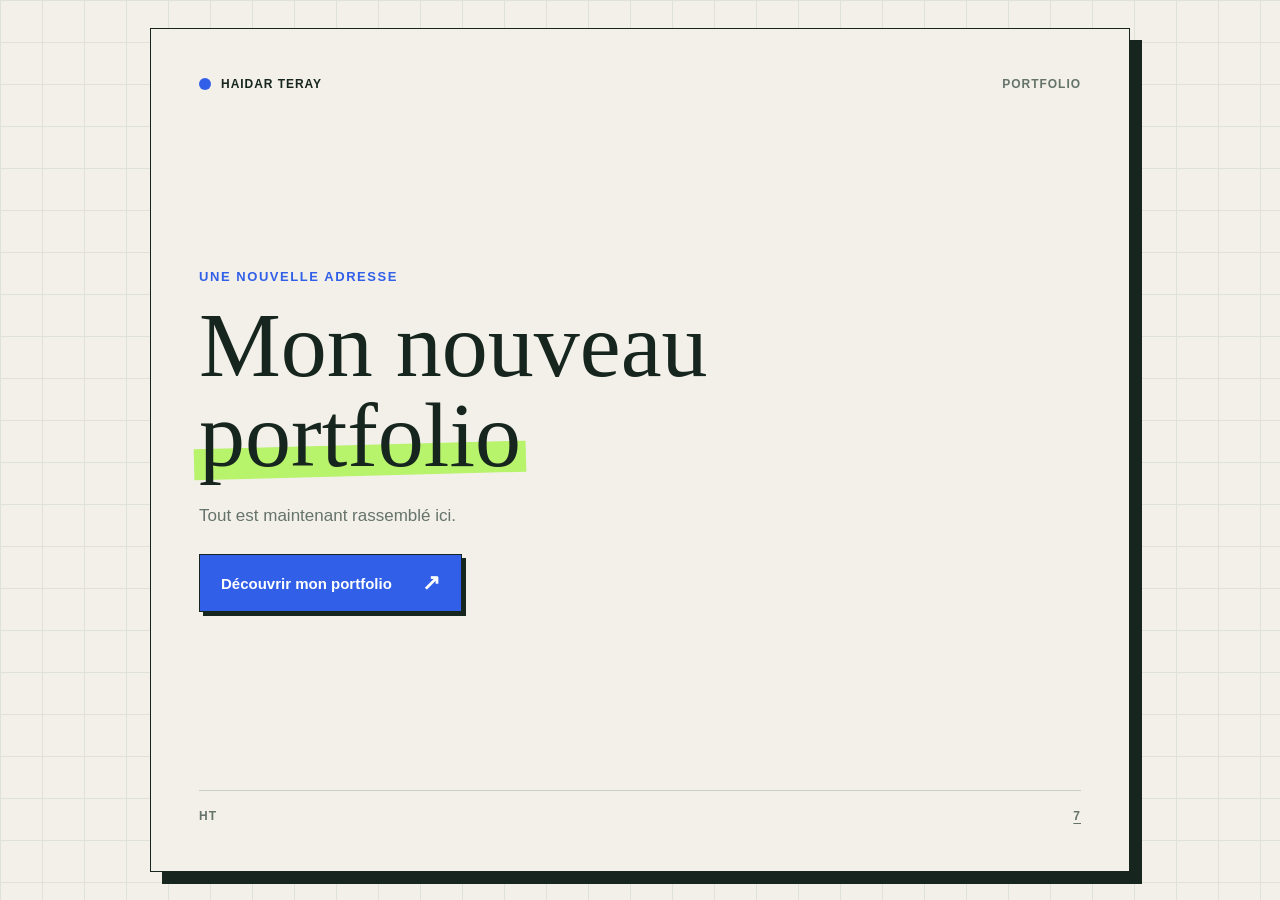
<file: index.html>
<!doctype html>
<html lang="fr">
<head>
	<meta charset="utf-8">
	<meta name="viewport" content="width=device-width, initial-scale=1">
	<meta name="theme-color" content="#f2f0e8">
	<meta name="description" content="Retrouvez le nouveau portfolio de Haidar Teray.">
	<title>Nouveau portfolio | Haidar Teray</title>
	<style>
		:root {
			color-scheme: light;
			--paper: #f2f0e8;
			--ink: #17251f;
			--muted: #65736b;
			--line: #c8cec3;
			--green: #b7f36b;
			--blue: #315fe8;
		}

		* { box-sizing: border-box; }

		body {
			min-height: 100svh;
			margin: 0;
			padding: 28px;
			display: grid;
			place-items: center;
			color: var(--ink);
			background-color: var(--paper);
			background-image: linear-gradient(#dfe2d8 1px, transparent 1px), linear-gradient(90deg, #dfe2d8 1px, transparent 1px);
			background-size: 42px 42px;
			font-family: "Trebuchet MS", "Segoe UI", sans-serif;
		}

		main {
			width: min(100%, 980px);
			height: calc(100svh - 56px);
			padding: clamp(20px, 4vw, 48px);
			display: flex;
			flex-direction: column;
			justify-content: space-between;
			background: var(--paper);
			border: 1px solid var(--ink);
			box-shadow: 12px 12px 0 var(--ink);
			animation: arrive 650ms ease-out both;
		}

		.topline, .bottomline {
			display: flex;
			align-items: center;
			justify-content: space-between;
			gap: 20px;
			font-size: 12px;
			font-weight: 700;
			letter-spacing: 0.08em;
			text-transform: uppercase;
		}

		.signature { display: inline-flex; align-items: center; gap: 10px; }
		.mark { width: 12px; height: 12px; background: var(--blue); border-radius: 50%; }
		.edition { color: var(--muted); }

		.content { max-width: 700px; padding: clamp(22px, 4vh, 42px) 0; }

		.eyebrow {
			margin: 0 0 16px;
			color: var(--blue);
			font-size: 13px;
			font-weight: 700;
			letter-spacing: 0.12em;
			text-transform: uppercase;
		}

		h1 {
			max-width: 680px;
			margin: 0;
			font-family: Georgia, "Times New Roman", serif;
			font-size: clamp(52px, 8vw, 92px);
			font-weight: 400;
			line-height: 0.98;
		}

		h1 span {
			position: relative;
			display: inline-block;
			z-index: 0;
			white-space: nowrap;
		}

		h1 span::after {
			position: absolute;
			right: -5px;
			bottom: 4px;
			left: -5px;
			z-index: -1;
			height: 34%;
			background: var(--green);
			content: "";
			transform: rotate(-1.5deg);
		}

		.intro {
			max-width: 450px;
			margin: 22px 0 0;
			color: var(--muted);
			font-size: 17px;
			line-height: 1.65;
		}

		.visit {
			min-height: 58px;
			margin-top: 24px;
			padding: 0 21px;
			display: inline-flex;
			align-items: center;
			justify-content: space-between;
			gap: 30px;
			color: #fff;
			background: var(--blue);
			border: 1px solid var(--ink);
			box-shadow: 4px 4px 0 var(--ink);
			font-size: 15px;
			font-weight: 700;
			text-decoration: none;
			transition: transform 150ms ease, box-shadow 150ms ease, background 150ms ease;
		}

		.visit:hover { background: #244ac0; transform: translate(2px, 2px); box-shadow: 2px 2px 0 var(--ink); }
		.visit:focus-visible { outline: 3px solid var(--green); outline-offset: 4px; }
		.arrow { font-size: 22px; line-height: 1; }

		.bottomline { padding-top: 18px; border-top: 1px solid var(--line); color: var(--muted); }
		.bottomline a { color: inherit; text-decoration-thickness: 1px; text-underline-offset: 3px; }

		@keyframes arrive {
			from { opacity: 0; transform: translateY(12px); }
			to { opacity: 1; transform: translateY(0); }
		}

		@media (max-width: 560px) {
			body { padding: 16px; }
			main { height: calc(100svh - 32px); padding: 20px; box-shadow: 6px 6px 0 var(--ink); }
			.topline, .bottomline { font-size: 10px; }
			.content { padding: clamp(20px, 4vh, 32px) 0; }
			h1 { font-size: clamp(44px, 12vw, 64px); }
			.intro { font-size: 16px; }
			.bottomline { align-items: flex-start; flex-direction: column; gap: 8px; }
		}

		@media (max-height: 700px) {
			main { padding-top: 20px; padding-bottom: 20px; }
			.content { padding-top: 14px; padding-bottom: 14px; }
			.eyebrow { margin-bottom: 12px; }
			h1 { font-size: clamp(46px, 7vw, 76px); }
			.intro { margin-top: 16px; }
			.visit { min-height: 52px; margin-top: 18px; }
		}

		@media (prefers-reduced-motion: reduce) {
			*, *::before, *::after { animation-duration: 0.01ms !important; transition-duration: 0.01ms !important; }
		}
	</style>
</head>
<body>
	<main>
		<header class="topline">
			<span class="signature"><span class="mark" aria-hidden="true"></span>Haidar Teray</span>
			<span class="edition">Portfolio</span>
		</header>

		<section class="content" aria-labelledby="title">
			<p class="eyebrow">Une nouvelle adresse</p>
			<h1 id="title">Mon nouveau<br><span>portfolio</span></h1>
			<p class="intro">Tout est maintenant rassemblé ici.</p>
			<a class="visit" href="https://haidarteray.vercel.app" target="_blank" rel="noopener noreferrer">
				D&eacute;couvrir mon portfolio <span class="arrow" aria-hidden="true">&nearr;</span>
			</a>
		</section>

		<footer class="bottomline">
			<span>HT</span>
			<a href="video.html" target="_blank" rel="noopener noreferrer" aria-label="Voir la vidéo dans un nouvel onglet">7</a>
		</footer>
	</main>
</body>
</html>
</file>
